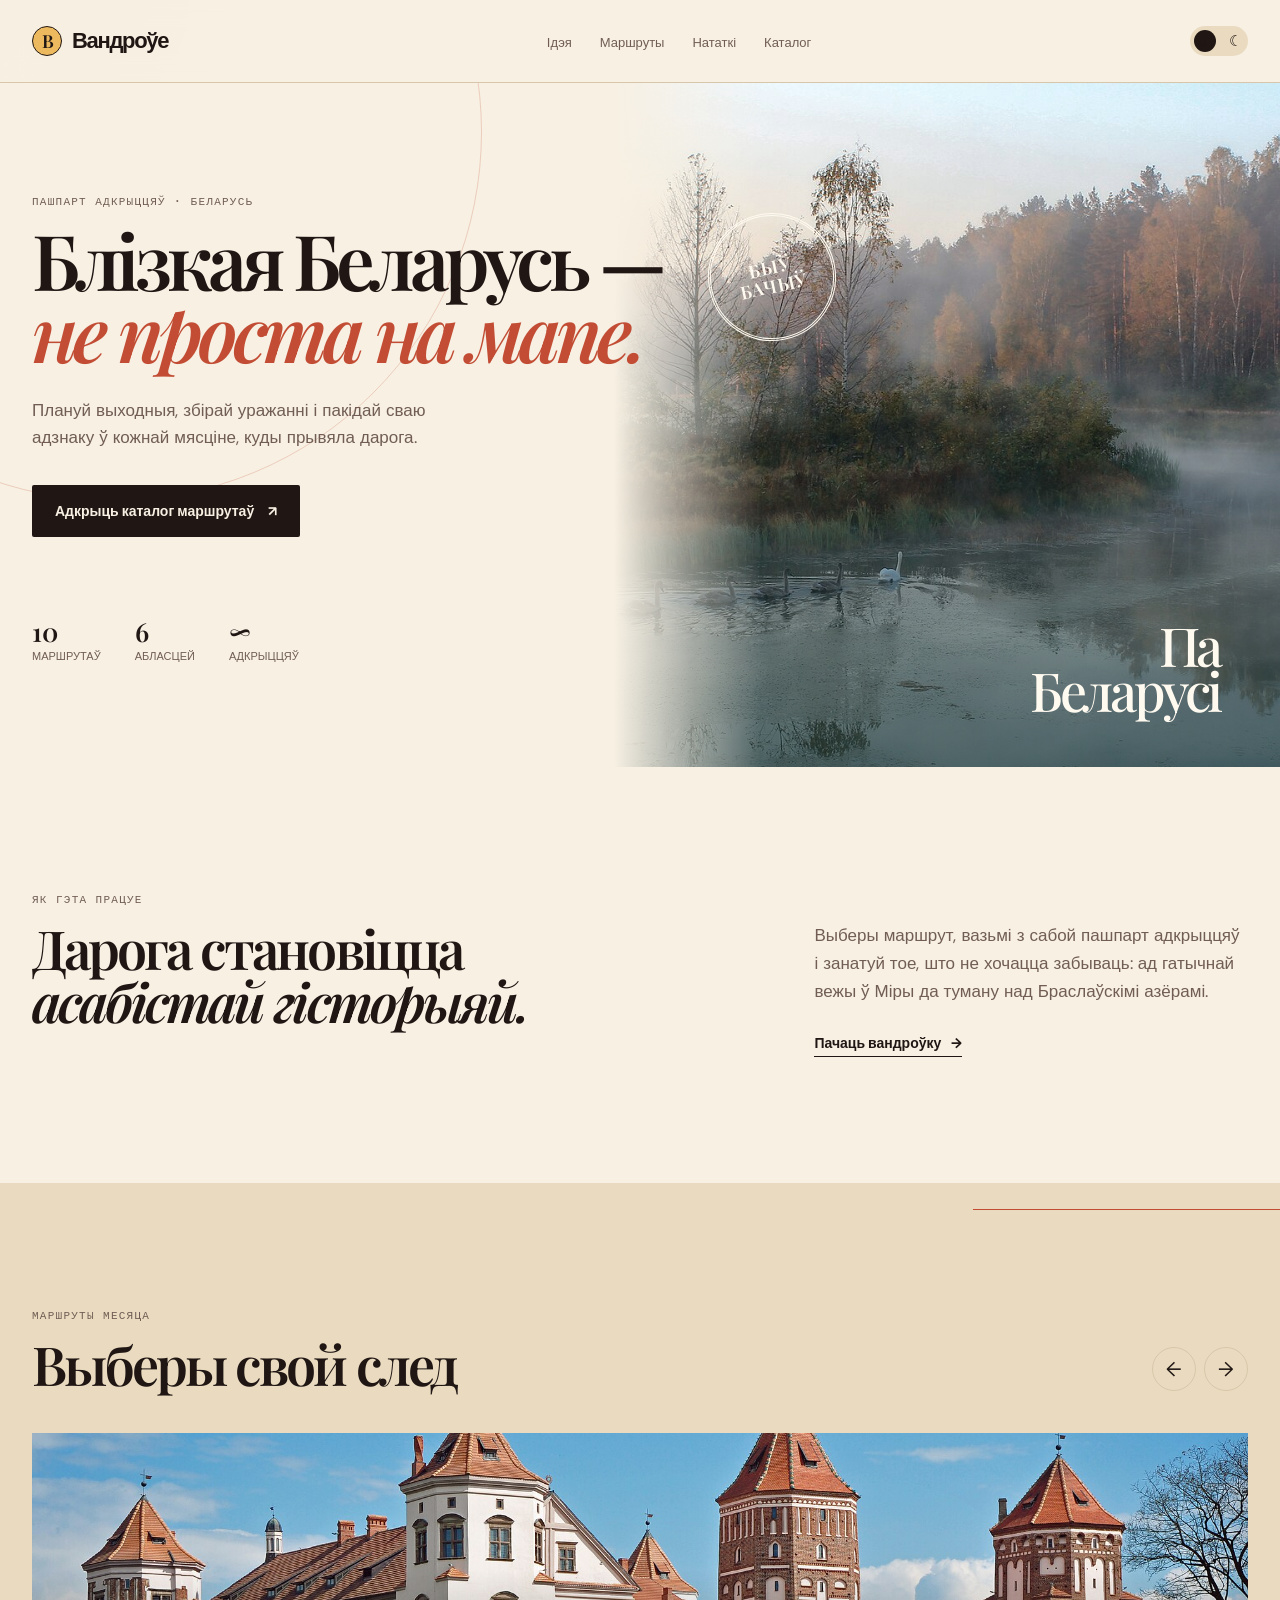
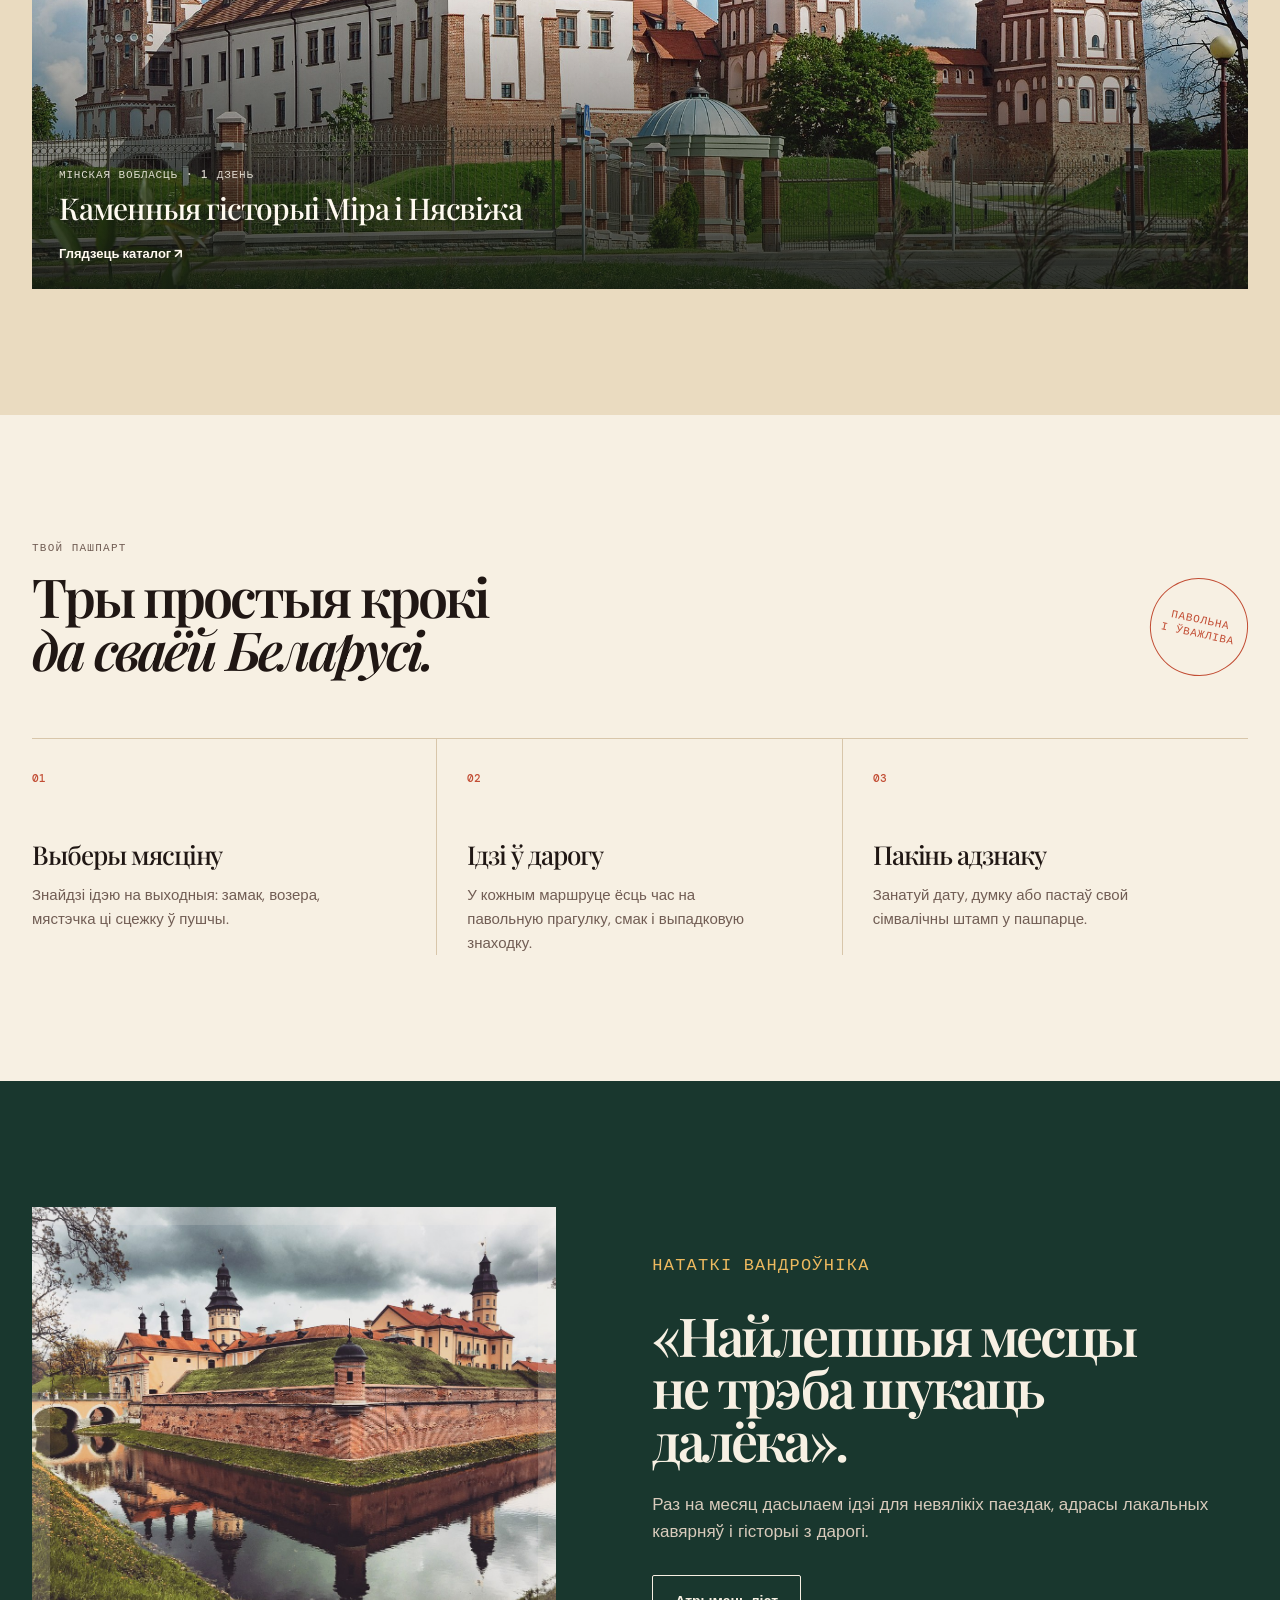
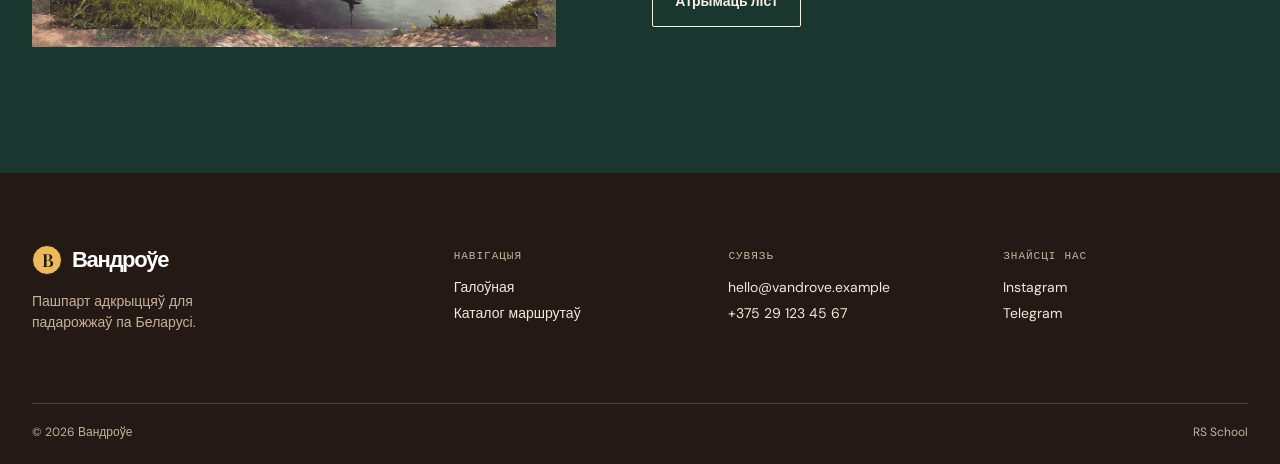
<file: index.html>
<!doctype html>
<html lang="be">
  <head>
    <meta charset="UTF-8">
    <meta name="viewport" content="width=device-width, initial-scale=1.0">
    <meta name="description" content="Вандроўе — пашпарт адкрыццяў і маршруты па Беларусі.">
    <meta name="theme-color" content="#201714">
    <link rel="icon" href="favicon.svg" type="image/svg+xml">
    <link rel="preconnect" href="https://fonts.googleapis.com">
    <link rel="preconnect" href="https://fonts.gstatic.com" crossorigin>
    <link href="https://fonts.googleapis.com/css2?family=DM+Mono:wght@400;500&family=DM+Sans:opsz,wght@9..40,400;9..40,500;9..40,700&family=Playfair+Display:ital,wght@0,500;0,600;1,500;1,600&display=swap" rel="stylesheet">
    <link rel="stylesheet" href="css/styles.css?v=part2-image-layout">
    <title>Вандроўе — пашпарт адкрыццяў па Беларусі</title>
  </head>
  <body>
    <a class="skip-link" href="#main-content">Да асноўнага зместу</a>

    <header class="site-header">
      <div class="container header-content">
        <a class="logo" href="index.html" aria-label="Вандроўе, галоўная старонка">
          <span class="logo-mark">В</span>Вандроўе
        </a>
        <nav class="main-nav" aria-label="Асноўная навігацыя">
          <ul>
            <li><a href="#idea">Ідэя</a></li>
            <li><a href="#routes">Маршруты</a></li>
            <li><a href="#notes">Нататкі</a></li>
            <li><a href="catalog.html">Каталог</a></li>
          </ul>
        </nav>
        <div class="header-actions">
          <button class="theme-toggle" type="button" aria-label="Уключыць цёмную тэму" aria-pressed="false">
            <span aria-hidden="true">☼</span>
            <span class="toggle-knob"></span>
            <span aria-hidden="true">☾</span>
          </button>
          <button class="menu-button" type="button" aria-controls="mobile-menu" aria-expanded="false" aria-label="Адкрыць меню">
            <span></span><span></span><span></span>
          </button>
        </div>
      </div>
      <nav class="mobile-nav" id="mobile-menu" aria-label="Мабільная навігацыя">
        <ul>
          <li><a href="#idea">Ідэя</a></li>
          <li><a href="#routes">Маршруты</a></li>
          <li><a href="#notes">Нататкі</a></li>
          <li><a href="catalog.html">Перайсці ў каталог <span aria-hidden="true">↗</span></a></li>
        </ul>
      </nav>
    </header>

    <main id="main-content">
      <section class="hero" aria-labelledby="hero-title">
        <div class="container hero-content">
          <p class="eyebrow">Пашпарт адкрыццяў · Беларусь</p>
          <h1 id="hero-title">Блізкая Беларусь —<br><em>не проста на мапе.</em></h1>
          <p class="hero-copy">
            Плануй выходныя, збірай уражанні і пакідай сваю адзнаку ў кожнай мясціне, куды прывяла дарога.
          </p>
          <a class="button button-primary" href="catalog.html">
            Адкрыць каталог маршрутаў <span aria-hidden="true">↗</span>
          </a>
          <div class="hero-stats">
            <div><strong>10</strong><span>маршрутаў</span></div>
            <div><strong>6</strong><span>абласцей</span></div>
            <div><strong>∞</strong><span>адкрыццяў</span></div>
          </div>
        </div>
        <figure class="hero-visual" aria-label="Пейзаж Белавежскай пушчы">
          <img class="hero-visual__image" src="assets/images/belovezhskaya-morning.jpg" alt="Раніца над возерам і лесам у Белавежскай пушчы">
          <span class="passport-seal" aria-hidden="true">Быў<br>бачыў</span>
          <figcaption class="hero-visual__caption">Па<br>Беларусі</figcaption>
        </figure>
      </section>

      <section class="section about" id="idea" aria-labelledby="idea-title">
        <div class="container split-layout reveal">
          <div>
            <p class="eyebrow">Як гэта працуе</p>
            <h2 class="section-title" id="idea-title">Дарога становіцца <em>асабістай гісторыяй.</em></h2>
          </div>
          <div class="about-copy">
            <p>
              Выберы маршрут, вазьмі з сабой пашпарт адкрыццяў і занатуй тое, што не хочацца забываць:
              ад гатычнай вежы ў Міры да туману над Браслаўскімі азёрамі.
            </p>
            <a class="text-link" href="#notes">Пачаць вандроўку <span aria-hidden="true">→</span></a>
          </div>
        </div>
      </section>

      <section class="section soft-surface journeys" id="routes" aria-labelledby="routes-title">
        <div class="container">
          <div class="section-heading reveal">
            <div>
              <p class="eyebrow">Маршруты месяца</p>
              <h2 class="section-title" id="routes-title">Выберы свой след</h2>
            </div>
            <div class="slider-controls" role="group" aria-label="Кіраванне каруселлю">
              <button type="button" data-slide-prev aria-label="Папярэдні маршрут">←</button>
              <button type="button" data-slide-next aria-label="Наступны маршрут">→</button>
            </div>
          </div>
          <div class="journey-viewport reveal" role="region" aria-roledescription="карусель" aria-label="Маршруты месяца">
            <div class="journey-track">
              <article class="journey-card">
                <img class="journey-card__image" src="assets/images/mir-castle.jpg" alt="" decoding="async">
                <div class="card-content">
                  <p>Мінская вобласць · 1 дзень</p>
                  <h3>Каменныя гісторыі Міра і Нясвіжа</h3>
                  <a href="catalog.html">Глядзець каталог <span aria-hidden="true">↗</span></a>
                </div>
              </article>
              <article class="journey-card">
                <img class="journey-card__image" src="assets/images/belovezhskaya-pushcha.jpg" alt="" decoding="async">
                <div class="card-content">
                  <p>Брэсцкая вобласць · 2 дні</p>
                  <h3>Цішыня Белавежскай пушчы</h3>
                  <a href="catalog.html">Глядзець каталог <span aria-hidden="true">↗</span></a>
                </div>
              </article>
              <article class="journey-card">
                <img class="journey-card__image" src="assets/images/braslav-lakes.jpg" alt="" decoding="async">
                <div class="card-content">
                  <p>Віцебская вобласць · 2 дні</p>
                  <h3>Па азёрах, што маюць сто колераў</h3>
                  <a href="catalog.html">Глядзець каталог <span aria-hidden="true">↗</span></a>
                </div>
              </article>
            </div>
          </div>
        </div>
      </section>

      <section class="section principles" aria-labelledby="principles-title">
        <div class="container reveal">
          <div class="principles__top">
            <div>
              <p class="eyebrow">Твой пашпарт</p>
              <h2 class="section-title" id="principles-title">Тры простыя крокі<br><em>да сваёй Беларусі.</em></h2>
            </div>
            <span class="principles__stamp" aria-hidden="true">Павольна<br>і ўважліва</span>
          </div>
          <div class="principle-grid">
            <article>
              <span>01</span>
              <h3>Выберы мясціну</h3>
              <p>Знайдзі ідэю на выходныя: замак, возера, мястэчка ці сцежку ў пушчы.</p>
            </article>
            <article>
              <span>02</span>
              <h3>Ідзі ў дарогу</h3>
              <p>У кожным маршруце ёсць час на павольную прагулку, смак і выпадковую знаходку.</p>
            </article>
            <article>
              <span>03</span>
              <h3>Пакінь адзнаку</h3>
              <p>Занатуй дату, думку або пастаў свой сімвалічны штамп у пашпарце.</p>
            </article>
          </div>
        </div>
      </section>

      <section class="section journal" id="notes" aria-labelledby="notes-title">
        <div class="container journal-layout reveal">
          <div class="journal-photo" role="img" aria-label="Нясвіжскі замак на захадзе сонца"></div>
          <div>
            <p class="eyebrow">Нататкі вандроўніка</p>
            <h2 class="section-title" id="notes-title">«Найлепшыя месцы не трэба шукаць далёка».</h2>
            <p>Раз на месяц дасылаем ідэі для невялікіх паездак, адрасы лакальных кавярняў і гісторыі з дарогі.</p>
            <a class="button button-outline" href="mailto:hello@vandrove.example">Атрымаць ліст</a>
          </div>
        </div>
      </section>
    </main>

    <footer class="site-footer">
      <div class="container footer-grid">
        <div>
          <a class="logo" href="index.html"><span class="logo-mark">В</span>Вандроўе</a>
          <p>Пашпарт адкрыццяў для падарожжаў па Беларусі.</p>
        </div>
        <div>
          <h2>Навігацыя</h2>
          <a href="index.html">Галоўная</a>
          <a href="catalog.html">Каталог маршрутаў</a>
        </div>
        <div>
          <h2>Сувязь</h2>
          <a href="mailto:hello@vandrove.example">hello@vandrove.example</a>
          <a href="tel:+375291234567">+375 29 123 45 67</a>
        </div>
        <div>
          <h2>Знайсці нас</h2>
          <a href="https://www.instagram.com/" target="_blank" rel="noreferrer">Instagram</a>
          <a href="https://t.me/" target="_blank" rel="noreferrer">Telegram</a>
        </div>
      </div>
      <div class="container footer-bottom">
        <span>© 2026 Вандроўе</span>
        <a href="https://rs.school/" target="_blank" rel="noreferrer">RS School</a>
      </div>
    </footer>
    <script type="module" src="js/main.js?v=part2"></script>
  </body>
</html>
</file>
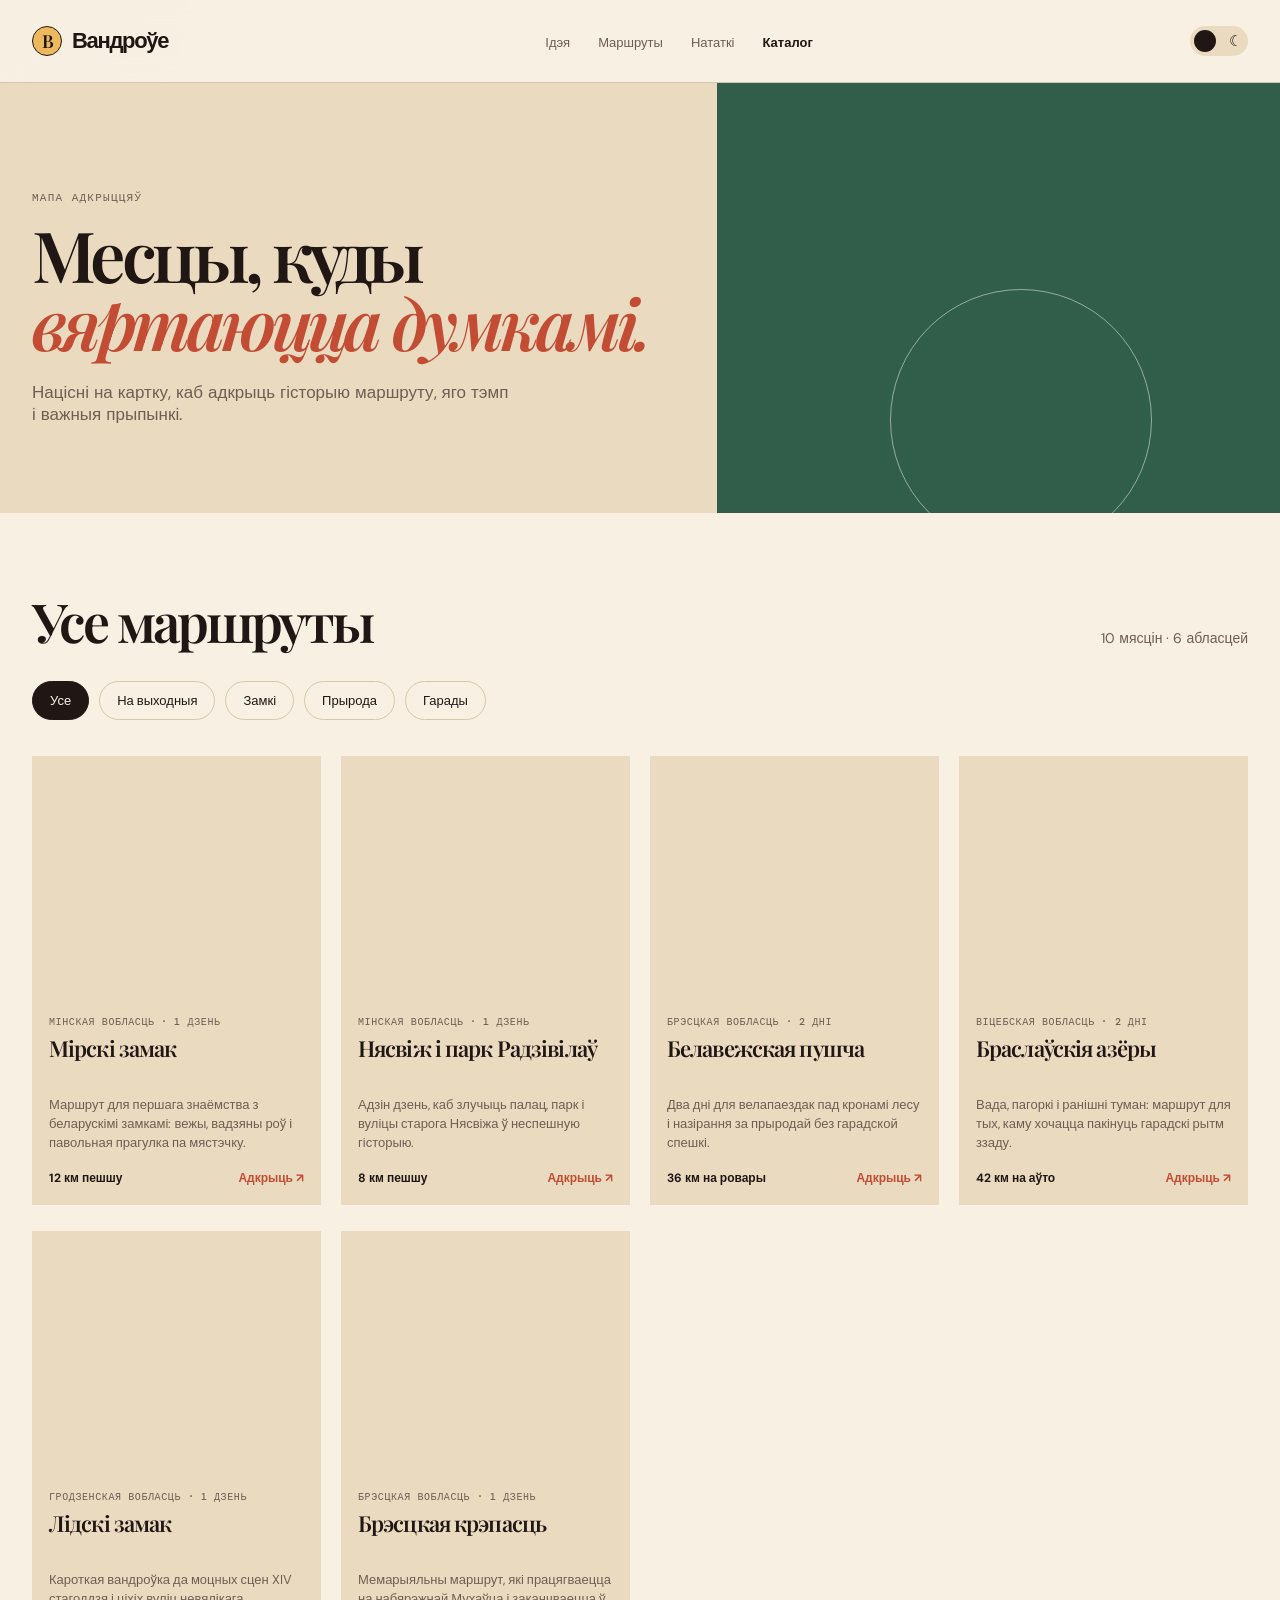
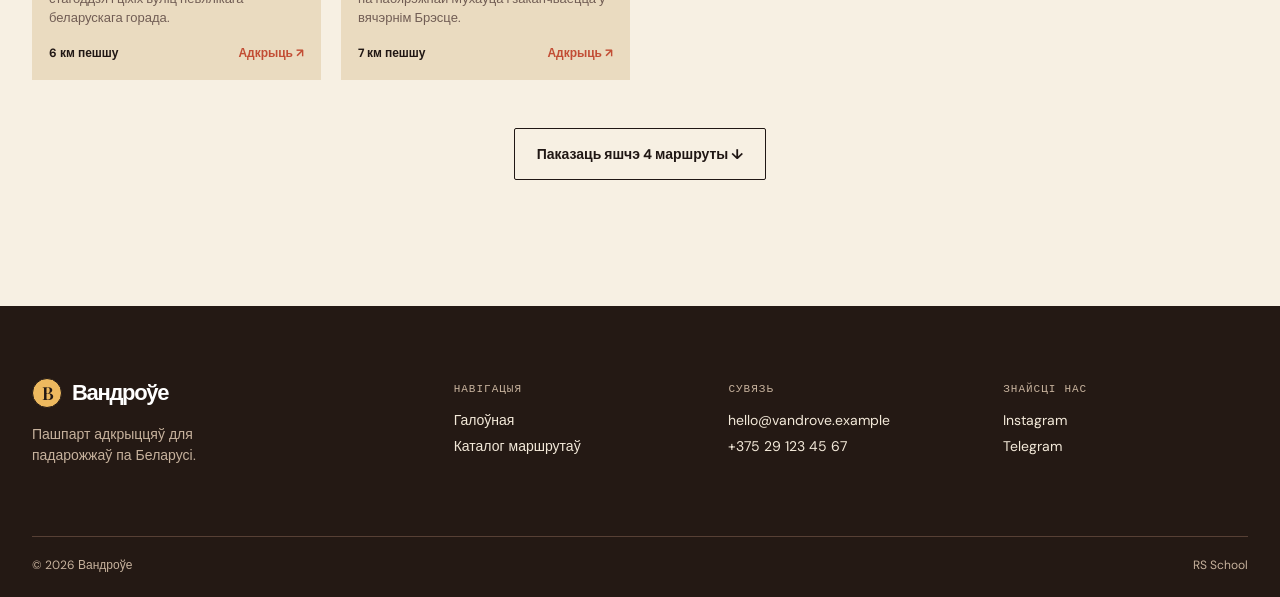
<file: catalog.html>
<!doctype html>
<html lang="be">
  <head>
    <meta charset="UTF-8">
    <meta name="viewport" content="width=device-width, initial-scale=1.0">
    <meta name="description" content="Каталог маршрутаў Вандроўя па Беларусі.">
    <meta name="theme-color" content="#201714">
    <link rel="icon" href="favicon.svg" type="image/svg+xml">
    <link rel="preconnect" href="https://fonts.googleapis.com">
    <link rel="preconnect" href="https://fonts.gstatic.com" crossorigin>
    <link href="https://fonts.googleapis.com/css2?family=DM+Mono:wght@400;500&family=DM+Sans:opsz,wght@9..40,400;9..40,500;9..40,700&family=Playfair+Display:ital,wght@0,500;0,600;1,500;1,600&display=swap" rel="stylesheet">
    <link rel="stylesheet" href="css/styles.css?v=part2-image-layout">
    <title>Каталог маршрутаў — Вандроўе</title>
  </head>
  <body>
    <a class="skip-link" href="#main-content">Да асноўнага зместу</a>

    <header class="site-header">
      <div class="container header-content">
        <a class="logo" href="index.html" aria-label="Вандроўе, галоўная старонка">
          <span class="logo-mark">В</span>Вандроўе
        </a>
        <nav class="main-nav" aria-label="Асноўная навігацыя">
          <ul>
            <li><a href="index.html#idea">Ідэя</a></li>
            <li><a href="index.html#routes">Маршруты</a></li>
            <li><a href="index.html#notes">Нататкі</a></li>
            <li><a class="current" href="catalog.html">Каталог</a></li>
          </ul>
        </nav>
        <div class="header-actions">
          <button class="theme-toggle" type="button" aria-label="Уключыць цёмную тэму" aria-pressed="false">
            <span aria-hidden="true">☼</span>
            <span class="toggle-knob"></span>
            <span aria-hidden="true">☾</span>
          </button>
          <button class="menu-button" type="button" aria-controls="mobile-menu" aria-expanded="false" aria-label="Адкрыць меню">
            <span></span><span></span><span></span>
          </button>
        </div>
      </div>
      <nav class="mobile-nav" id="mobile-menu" aria-label="Мабільная навігацыя">
        <ul>
          <li><a href="index.html#idea">Ідэя</a></li>
          <li><a href="index.html#routes">Маршруты</a></li>
          <li><a href="index.html#notes">Нататкі</a></li>
          <li><a href="catalog.html" aria-current="page">Каталог маршрутаў <span aria-hidden="true">↗</span></a></li>
        </ul>
      </nav>
    </header>

    <main id="main-content">
      <section class="catalog-hero" aria-labelledby="catalog-hero-title">
        <div class="container">
          <p class="eyebrow">Мапа адкрыццяў</p>
          <h1 id="catalog-hero-title">Месцы, куды<br><em>вяртаюцца думкамі.</em></h1>
          <p>Націсні на картку, каб адкрыць гісторыю маршруту, яго тэмп і важныя прыпынкі.</p>
        </div>
      </section>

      <section class="catalog section" aria-labelledby="catalog-title">
        <div class="container">
          <div class="catalog-top reveal">
            <h2 class="section-title" id="catalog-title">Усе маршруты</h2>
            <p>10 мясцін · 6 абласцей</p>
          </div>
          <div class="category-tabs reveal" role="group" aria-label="Катэгорыі маршрутаў">
            <button class="active" type="button" aria-pressed="true" data-category="all">Усе</button>
            <button type="button" aria-pressed="false" data-category="weekend">На выходныя</button>
            <button type="button" aria-pressed="false" data-category="castles">Замкі</button>
            <button type="button" aria-pressed="false" data-category="nature">Прырода</button>
            <button type="button" aria-pressed="false" data-category="cities">Гарады</button>
          </div>

          <div class="catalog-grid reveal" aria-live="polite"></div>

          <div class="load-more-wrap">
            <button class="button button-outline load-more" type="button">Паказаць яшчэ 2 маршруты <span aria-hidden="true">↓</span></button>
          </div>
        </div>
      </section>
    </main>

    <dialog class="route-modal" aria-labelledby="route-modal-title">
      <button class="route-modal__close" type="button" data-modal-close aria-label="Закрыць маршрут">×</button>
      <div class="route-modal__grid">
        <div class="route-modal__media">
          <img class="route-modal__image" data-modal-image src="assets/images/mir-castle.jpg" alt="">
          <div class="route-modal__map-wrap">
            <iframe class="route-modal__map" data-modal-map-frame title="Карта маршруту" src="about:blank" loading="lazy"></iframe>
          </div>
        </div>
        <div class="route-modal__content">
          <p class="eyebrow" data-modal-kicker>Маршрут</p>
          <h2 id="route-modal-title" data-modal-title>Маршрут</h2>
          <p class="route-modal__intro" data-modal-intro></p>
          <dl class="route-modal__facts">
            <div><dt>Час</dt><dd data-modal-duration></dd></div>
            <div><dt>Адлегласць</dt><dd data-modal-distance></dd></div>
            <div><dt>Сезон</dt><dd data-modal-season></dd></div>
          </dl>
          <div class="route-modal__options">
            <fieldset>
              <legend>Тэмп падарожжа</legend>
              <div class="route-modal__choices" data-modal-pace></div>
            </fieldset>
            <fieldset>
              <legend>Галоўны прыпынак</legend>
              <div class="route-modal__choices" data-modal-stops></div>
            </fieldset>
          </div>
          <p class="route-modal__selection" data-modal-selection aria-live="polite"></p>
          <ul class="route-modal__highlights" data-modal-highlights></ul>
          <section class="route-modal__places" aria-labelledby="route-modal-places-title">
            <h3 id="route-modal-places-title">Добрыя прыпынкі</h3>
            <ul data-modal-places></ul>
          </section>
          <div class="route-modal__map-actions">
            <a class="route-modal__map-link" data-modal-map href="https://www.google.com/maps/" target="_blank" rel="noreferrer">Адкрыць мапу ↗</a>
            <a class="route-modal__route-link" data-modal-route href="https://www.google.com/maps/dir/?api=1" target="_blank" rel="noreferrer">Пабудаваць маршрут ↗</a>
          </div>
        </div>
      </div>
    </dialog>

    <footer class="site-footer">
      <div class="container footer-grid">
        <div>
          <a class="logo" href="index.html"><span class="logo-mark">В</span>Вандроўе</a>
          <p>Пашпарт адкрыццяў для падарожжаў па Беларусі.</p>
        </div>
        <div>
          <h2>Навігацыя</h2>
          <a href="index.html">Галоўная</a>
          <a href="catalog.html">Каталог маршрутаў</a>
        </div>
        <div>
          <h2>Сувязь</h2>
          <a href="mailto:hello@vandrove.example">hello@vandrove.example</a>
          <a href="tel:+375291234567">+375 29 123 45 67</a>
        </div>
        <div>
          <h2>Знайсці нас</h2>
          <a href="https://www.instagram.com/" target="_blank" rel="noreferrer">Instagram</a>
          <a href="https://t.me/" target="_blank" rel="noreferrer">Telegram</a>
        </div>
      </div>
      <div class="container footer-bottom">
        <span>© 2026 Вандроўе</span>
        <a href="https://rs.school/" target="_blank" rel="noreferrer">RS School</a>
      </div>
    </footer>
    <script type="module" src="js/main.js?v=part2"></script>
  </body>
</html>
</file>
<file: css/styles.css>
@charset "UTF-8";
* {
  box-sizing: border-box;
}

html {
  scroll-behavior: smooth;
}

body,
h1,
h2,
h3,
p,
ul,
dl,
dd {
  margin: 0;
}

ul {
  padding: 0;
  list-style: none;
}

button,
input {
  font: inherit;
}

button {
  cursor: pointer;
}

a {
  color: inherit;
  text-decoration: none;
}

img {
  display: block;
  max-width: 100%;
}

:root {
  --ink: #201714;
  --muted: #715d54;
  --paper: #f7f0e3;
  --surface: #eadbc0;
  --surface-strong: #d9bf90;
  --line: #d8c6aa;
  --accent: #c24d34;
  --accent-dark: #8f3325;
  --moss: #315d4b;
  --moss-deep: #19372e;
  --sun: #edb95f;
  --white: #fffaf0;
  --shadow: 0 22px 55px rgba(53, 33, 24, 0.16);
  color-scheme: light;
}

:root[data-theme=dark] {
  --ink: #fbf1df;
  --muted: #d2bfaa;
  --paper: #1f1916;
  --surface: #30251f;
  --surface-strong: #553e2b;
  --line: #5b4639;
  --accent: #ec7b5d;
  --accent-dark: #d86245;
  --moss: #557965;
  --moss-deep: #10271f;
  --sun: #f5c970;
  --white: #fff8eb;
  --shadow: 0 22px 55px rgba(0, 0, 0, 0.33);
  color-scheme: dark;
}

body {
  min-width: 320px;
  overflow-x: hidden;
  background: radial-gradient(circle at 6% 0%, rgba(194, 77, 52, 0.06), transparent 26rem), var(--paper);
  color: var(--ink);
  font-family: "DM Sans", Arial, sans-serif;
  transition: background-color 0.3s, color 0.3s;
}

body.modal-is-open,
body.menu-is-open {
  overflow: hidden;
}

.container {
  width: min(1440px, 100% - 64px);
  margin-inline: auto;
}

.eyebrow {
  margin: 0 0 16px;
  color: var(--muted);
  font: 500 11px/1.2 "DM Mono", monospace;
  letter-spacing: 1.25px;
  text-transform: uppercase;
}

.section-title {
  margin: 0;
  font: 600 clamp(40px, 4.2vw, 62px)/0.98 "Playfair Display", Georgia, serif;
  letter-spacing: -0.055em;
}

.skip-link {
  position: fixed;
  top: 12px;
  left: 12px;
  z-index: 20;
  padding: 10px 14px;
  background: var(--ink);
  color: var(--paper);
  transform: translateY(-160%);
}
.skip-link:focus {
  transform: translateY(0);
}

.reveal {
  opacity: 0;
  transform: translateY(24px);
  transition: opacity 0.65s ease, transform 0.65s ease;
}

.reveal.is-visible {
  opacity: 1;
  transform: translateY(0);
}

@media (prefers-reduced-motion: reduce) {
  *,
  *::before,
  *::after {
    scroll-behavior: auto !important;
    transition-duration: 0.01ms !important;
    animation-duration: 0.01ms !important;
    animation-iteration-count: 1 !important;
  }
  .reveal {
    opacity: 1;
    transform: none;
  }
}
.button {
  display: inline-flex;
  align-items: center;
  justify-content: center;
  min-height: 52px;
  gap: 14px;
  padding: 0 22px;
  border: 1px solid transparent;
  border-radius: 2px;
  font-size: 14px;
  font-weight: 700;
  transition: transform 0.24s ease, box-shadow 0.24s ease, background-color 0.24s ease, color 0.24s ease;
}
.button:hover {
  transform: translateY(-4px);
}

.button-primary {
  background: var(--ink);
  color: var(--paper);
}
.button-primary:hover {
  background: var(--accent-dark);
}

.button-outline {
  border-color: var(--ink);
  background: transparent;
  color: var(--ink);
}
.button-outline:hover {
  background: var(--ink);
  color: var(--paper);
}

.text-link {
  display: inline-flex;
  align-items: center;
  gap: 10px;
  padding-bottom: 4px;
  border-bottom: 1px solid currentcolor;
  font-size: 14px;
  font-weight: 700;
  transition: color 0.2s ease;
}
.text-link:hover {
  color: var(--accent);
}

.site-header {
  position: relative;
  z-index: 5;
  border-bottom: 1px solid var(--line);
  background: color-mix(in srgb, var(--paper) 92%, transparent);
  backdrop-filter: blur(12px);
}

.header-content {
  display: flex;
  align-items: center;
  justify-content: space-between;
  min-height: 82px;
  gap: 28px;
}

.logo {
  display: inline-flex;
  align-items: center;
  gap: 10px;
  font: 700 22px/1 "DM Sans", Arial, sans-serif;
  letter-spacing: -0.06em;
}

.logo-mark {
  display: grid;
  width: 30px;
  height: 30px;
  place-items: center;
  border: 1px solid var(--ink);
  border-radius: 50%;
  background: var(--sun);
  color: #201714;
  font: 600 18px/1 "Playfair Display", Georgia, serif;
}

.main-nav ul {
  display: flex;
  align-items: center;
  gap: 28px;
}

.main-nav a {
  color: var(--muted);
  font-size: 13px;
  transition: color 0.2s ease;
}
.main-nav a:hover, .main-nav a.current {
  color: var(--ink);
}
.main-nav a.current {
  font-weight: 700;
}

.header-actions {
  display: flex;
  align-items: center;
  gap: 16px;
}

.theme-toggle {
  position: relative;
  display: flex;
  align-items: center;
  justify-content: space-between;
  width: 58px;
  height: 30px;
  padding: 3px 6px;
  border: 0;
  border-radius: 99px;
  background: var(--surface);
  color: var(--ink);
  font-size: 15px;
}

.toggle-knob {
  position: absolute;
  left: 4px;
  width: 22px;
  height: 22px;
  border-radius: 50%;
  background: var(--ink);
  transition: transform 0.25s ease;
}

:root[data-theme=dark] .toggle-knob {
  transform: translateX(28px);
}

.theme-toggle span:not(.toggle-knob) {
  z-index: 1;
}

.menu-button {
  display: none;
  width: 34px;
  padding: 5px 0;
  border: 0;
  background: none;
}
.menu-button span {
  display: block;
  height: 2px;
  margin: 5px 0;
  background: var(--ink);
  transition: transform 0.25s, opacity 0.25s;
}

.mobile-nav {
  display: none;
}

@media (max-width: 768px) {
  .header-content {
    min-height: 72px;
  }
  .main-nav {
    display: none;
  }
  .menu-button {
    display: block;
  }
  .mobile-nav {
    display: block;
    position: absolute;
    top: 100%;
    right: 0;
    left: 0;
    height: calc(100dvh - 72px);
    overflow-y: auto;
    background: var(--paper);
    box-shadow: var(--shadow);
    opacity: 0;
    pointer-events: none;
    transform: translateY(-14px);
    visibility: hidden;
    transition: opacity 0.3s ease, transform 0.3s ease, visibility 0.3s ease;
  }
  .menu-is-open .mobile-nav {
    border-top: 1px solid var(--line);
    opacity: 1;
    pointer-events: auto;
    transform: translateY(0);
    visibility: visible;
  }
  .mobile-nav ul {
    width: min(100% - 48px, 1180px);
    margin: 0 auto;
    padding: 14px 0 20px;
  }
  .mobile-nav a {
    display: flex;
    justify-content: space-between;
    padding: 13px 0;
    border-bottom: 1px solid var(--line);
    font-weight: 700;
  }
  .menu-is-open .menu-button span:nth-child(1) {
    transform: translateY(7px) rotate(45deg);
  }
  .menu-is-open .menu-button span:nth-child(2) {
    opacity: 0;
  }
  .menu-is-open .menu-button span:nth-child(3) {
    transform: translateY(-7px) rotate(-45deg);
  }
}
@media (max-width: 500px) {
  .mobile-nav ul {
    width: calc(100% - 32px);
  }
  .logo {
    font-size: 20px;
  }
}
.catalog-card {
  position: relative;
  overflow: hidden;
  background: var(--surface);
  box-shadow: 0 0 0 rgba(0, 0, 0, 0);
  transition: transform 0.25s ease, box-shadow 0.25s ease;
}
.catalog-card:hover, .catalog-card:focus-within {
  box-shadow: var(--shadow);
  transform: translateY(-5px);
}

.catalog-card__image {
  width: 100%;
  aspect-ratio: 1/0.84;
  object-fit: cover;
  filter: saturate(0.84);
  transition: transform 0.45s ease, filter 0.45s ease;
}

.catalog-card:hover .catalog-card__image,
.catalog-card:focus-within .catalog-card__image {
  filter: saturate(1);
  transform: scale(1.05);
}

.catalog-card__content {
  display: block;
  padding: 17px 17px 19px;
}

.card-kicker {
  display: block;
  margin-bottom: 8px;
  color: var(--muted);
  font: 500 10px/1.2 "DM Mono", monospace;
  letter-spacing: 0.6px;
  text-transform: uppercase;
}

.catalog-card h3 {
  min-height: 48px;
  margin: 0 0 12px;
  font: 600 22px/1.1 "Playfair Display", Georgia, serif;
  letter-spacing: -0.04em;
}

.card-description {
  min-height: 57px;
  margin-bottom: 17px;
  color: var(--muted);
  font-size: 13px;
  line-height: 1.45;
}

.card-footer {
  display: flex;
  align-items: center;
  justify-content: space-between;
  gap: 8px;
  font-size: 12px;
}

.card-meta {
  font-weight: 700;
}

.card-open-label {
  color: var(--accent);
  font-weight: 700;
}

.catalog-card__trigger {
  position: absolute;
  inset: 0;
  z-index: 1;
  border: 0;
  background: transparent;
  cursor: pointer;
}
.catalog-card__trigger:focus-visible {
  outline: 3px solid var(--accent);
  outline-offset: -3px;
}

@media (max-width: 500px) {
  .catalog-card {
    display: grid;
    grid-template-columns: 42% 58%;
  }
  .catalog-card__image {
    min-height: 196px;
    height: 100%;
    aspect-ratio: auto;
  }
  .catalog-card__content {
    padding: 16px 14px;
  }
  .catalog-card h3 {
    min-height: 0;
    margin-bottom: 9px;
    font-size: 22px;
  }
  .card-description {
    min-height: 0;
    margin-bottom: 12px;
    font-size: 12px;
  }
  .card-open-label {
    display: none;
  }
}
.route-modal {
  width: min(1020px, 100% - 32px);
  max-height: min(900px, 100dvh - 32px);
  padding: 0;
  border: 0;
  background: var(--paper);
  box-shadow: 0 30px 80px rgba(0, 0, 0, 0.42);
  color: var(--ink);
  overflow-y: auto;
}
.route-modal::backdrop {
  background: rgba(18, 13, 10, 0.7);
  backdrop-filter: blur(5px);
}

.route-modal__grid {
  display: grid;
  grid-template-columns: 0.9fr 1.1fr;
  min-height: 540px;
}

.route-modal__media {
  display: grid;
  grid-template-rows: minmax(0, 1fr) 170px;
  min-height: 0;
}

.route-modal__image {
  width: 100%;
  height: 100%;
  min-height: 0;
  object-fit: cover;
}

.route-modal__content {
  display: flex;
  flex-direction: column;
  padding: 32px 42px 30px;
}

.route-modal__close {
  position: absolute;
  top: 16px;
  right: 16px;
  z-index: 1;
  display: grid;
  width: 42px;
  height: 42px;
  place-items: center;
  border: 1px solid rgba(255, 255, 255, 0.6);
  border-radius: 50%;
  background: rgba(32, 23, 20, 0.7);
  color: var(--white);
  font-size: 25px;
  line-height: 1;
  transition: background 0.2s ease, transform 0.2s ease;
}
.route-modal__close:hover {
  background: var(--accent);
  transform: rotate(90deg);
}

.route-modal__content h2 {
  margin: 0 0 12px;
  font: 600 clamp(38px, 4vw, 54px)/0.98 "Playfair Display", Georgia, serif;
  letter-spacing: -0.06em;
}

.route-modal__intro {
  margin-bottom: 14px;
  color: var(--muted);
  font-size: 15px;
  line-height: 1.6;
}

.route-modal__facts {
  display: grid;
  grid-template-columns: repeat(3, 1fr);
  gap: 12px;
  padding: 12px 0;
  border-block: 1px solid var(--line);
}
.route-modal__facts div {
  display: grid;
  gap: 5px;
}
.route-modal__facts dt {
  color: var(--muted);
  font: 500 9px/1.2 "DM Mono", monospace;
  letter-spacing: 0.6px;
  text-transform: uppercase;
}
.route-modal__facts dd {
  font-size: 13px;
  font-weight: 700;
}

.route-modal__options {
  display: grid;
  gap: 12px;
  margin-top: 15px;
}
.route-modal__options fieldset {
  min-width: 0;
  margin: 0;
  padding: 0;
  border: 0;
}
.route-modal__options legend {
  margin-bottom: 8px;
  color: var(--muted);
  font: 500 10px/1.2 "DM Mono", monospace;
  letter-spacing: 0.5px;
  text-transform: uppercase;
}

.route-modal__choices {
  display: flex;
  flex-wrap: wrap;
  gap: 7px;
}

.route-modal__choice {
  padding: 7px 10px;
  border: 1px solid var(--line);
  border-radius: 99px;
  background: transparent;
  color: var(--ink);
  font-size: 12px;
  transition: background 0.2s ease, color 0.2s ease;
}
.route-modal__choice:hover, .route-modal__choice[aria-pressed=true] {
  border-color: var(--ink);
  background: var(--ink);
  color: var(--paper);
}

.route-modal__selection {
  margin-top: 13px;
  padding: 9px 12px;
  background: var(--surface);
  color: var(--ink);
  font-size: 12px;
  line-height: 1.4;
}

.route-modal__highlights {
  display: grid;
  gap: 9px;
  margin: 15px 0 17px;
}
.route-modal__highlights li {
  position: relative;
  padding-left: 18px;
  color: var(--muted);
  font-size: 14px;
  line-height: 1.45;
}
.route-modal__highlights li::before {
  position: absolute;
  left: 0;
  color: var(--accent);
  content: "✦";
}

.route-modal__places {
  margin-bottom: 13px;
}
.route-modal__places h3 {
  margin: 0 0 11px;
  font: 500 10px/1.2 "DM Mono", monospace;
  letter-spacing: 0.8px;
  text-transform: uppercase;
}
.route-modal__places ul {
  display: flex;
  flex-wrap: wrap;
  gap: 8px;
}
.route-modal__places a {
  display: inline-flex;
  align-items: center;
  gap: 6px;
  padding: 7px 9px;
  border: 1px solid var(--line);
  border-radius: 99px;
  color: var(--ink);
  font-size: 12px;
  line-height: 1.2;
  transition: border-color 0.2s ease, background-color 0.2s ease;
}
.route-modal__places a:hover {
  border-color: var(--accent);
  background: var(--surface);
}
.route-modal__places a span {
  color: var(--muted);
  font-size: 10px;
}

.route-modal__map-wrap {
  overflow: hidden;
  border-top: 1px solid var(--line);
}

.route-modal__map {
  display: block;
  width: 100%;
  height: 100%;
  border: 0;
}

.route-modal__map-actions {
  display: flex;
  flex-wrap: wrap;
  gap: 16px;
  margin-top: 10px;
}

.route-modal__map-link {
  color: var(--accent);
  font-size: 14px;
  font-weight: 700;
}

.route-modal__route-link {
  color: var(--ink);
  font-size: 14px;
  font-weight: 700;
}

@media (min-width: 769px) and (max-height: 800px) {
  .route-modal__content {
    padding: 22px 34px;
  }
  .route-modal__content h2 {
    margin-bottom: 12px;
  }
  .route-modal__intro {
    margin-bottom: 16px;
  }
  .route-modal__highlights {
    margin: 9px 0;
  }
  .route-modal__places {
    margin-bottom: 9px;
  }
  .route-modal__options {
    gap: 8px;
    margin-top: 10px;
  }
  .route-modal__map-actions {
    margin-top: 8px;
  }
}
@media (max-width: 768px) {
  .route-modal__grid {
    display: flex;
    flex-direction: column;
  }
  .route-modal__media {
    display: contents;
  }
  .route-modal__image {
    order: 0;
    height: 220px;
  }
  .route-modal__content {
    order: 1;
  }
  .route-modal__map-wrap {
    order: 2;
    height: 150px;
  }
}
@media (max-width: 500px) {
  .route-modal {
    width: min(100% - 20px, 860px);
    max-height: calc(100dvh - 20px);
  }
  .route-modal__image {
    height: 190px;
  }
  .route-modal__content {
    padding: 30px 24px 28px;
  }
  .route-modal__facts {
    gap: 8px;
  }
  .route-modal__facts dd {
    font-size: 11px;
  }
  .route-modal__map-wrap {
    height: 130px;
  }
}
.hero {
  position: relative;
  min-height: 684px;
  overflow: clip;
  background: var(--paper);
}

.hero::before {
  position: absolute;
  top: -20rem;
  left: -16rem;
  width: 46rem;
  height: 46rem;
  border: 1px solid rgba(194, 77, 52, 0.22);
  border-radius: 50%;
  content: "";
}

.hero-content {
  position: relative;
  z-index: 1;
  padding-top: 112px;
}

.hero h1 {
  max-width: 760px;
  margin: 0;
  font: 600 clamp(50px, 6vw, 84px)/0.93 "Playfair Display", Georgia, serif;
  letter-spacing: -0.065em;
}
.hero h1 em {
  color: var(--accent);
}

.hero-copy {
  max-width: 440px;
  margin: 30px 0 34px;
  color: var(--muted);
  font-size: 17px;
  line-height: 1.6;
}

.hero-stats {
  display: flex;
  gap: 34px;
  margin-top: 82px;
}
.hero-stats div {
  display: grid;
  gap: 4px;
}
.hero-stats strong {
  font: 600 26px/1 "Playfair Display", Georgia, serif;
}
.hero-stats span {
  color: var(--muted);
  font-size: 11px;
  text-transform: uppercase;
}

.hero-visual {
  position: absolute;
  top: 0;
  right: 0;
  width: min(52%, 790px);
  height: 100%;
  margin: 0;
  overflow: hidden;
  background: var(--moss-deep);
}
.hero-visual::after {
  position: absolute;
  inset: 0;
  background: linear-gradient(90deg, var(--paper) 0%, transparent 22%), linear-gradient(0deg, rgba(25, 55, 46, 0.55), transparent 65%);
  content: "";
}

.hero-visual__image {
  display: block;
  width: 100%;
  height: 100%;
  object-fit: cover;
  filter: saturate(0.75) contrast(1.05);
  transform: scale(1.04);
}

.passport-seal {
  position: absolute;
  top: 19%;
  left: 14%;
  z-index: 1;
  display: grid;
  width: 128px;
  height: 128px;
  place-items: center;
  border: 3px double var(--white);
  border-radius: 50%;
  color: var(--white);
  font: 600 18px/1.05 "Playfair Display", Georgia, serif;
  letter-spacing: 1px;
  text-align: center;
  text-transform: uppercase;
  transform: rotate(-12deg);
}

.hero-visual__caption {
  position: absolute;
  right: 9%;
  bottom: 8%;
  z-index: 1;
  max-width: 280px;
  color: var(--white);
  font: 500 clamp(32px, 4.2vw, 64px)/0.84 "Playfair Display", Georgia, serif;
  letter-spacing: -0.06em;
  text-align: right;
}

@media (prefers-reduced-motion: no-preference) {
  .hero-visual__image {
    animation: slow-pan 18s ease-in-out infinite alternate;
  }
}
@keyframes slow-pan {
  from {
    transform: scale(1.04) translate3d(0, 0, 0);
  }
  to {
    transform: scale(1.11) translate3d(-1.5%, -1.5%, 0);
  }
}
@media (max-width: 900px) {
  .hero {
    min-height: 640px;
  }
  .hero h1 {
    font-size: 62px;
  }
}
@media (max-width: 768px) {
  .hero {
    min-height: 0;
  }
  .hero-content {
    padding-top: 78px;
    padding-bottom: 38px;
  }
  .hero-visual {
    position: relative;
    inset: auto;
    width: 100%;
    height: auto;
  }
  .hero-visual::after {
    background: linear-gradient(0deg, rgba(25, 55, 46, 0.48), transparent 48%);
  }
  .hero-visual__image {
    height: auto;
    animation: none;
    transform: none;
  }
  .hero h1 {
    max-width: 620px;
    font-size: 58px;
  }
  .hero-stats {
    position: static;
    margin-top: 48px;
  }
  .passport-seal {
    top: 14%;
    left: 8%;
    width: 104px;
    height: 104px;
    font-size: 15px;
  }
}
@media (max-width: 500px) {
  .hero-content {
    padding-top: 58px;
  }
  .hero h1 {
    font-size: 46px;
  }
  .hero-copy {
    margin: 23px 0 27px;
    font-size: 15px;
  }
  .hero-stats {
    gap: 20px;
  }
  .hero-stats strong {
    font-size: 22px;
  }
  .hero-stats span {
    font-size: 10px;
  }
  .passport-seal {
    top: 9%;
    left: 6%;
    width: 82px;
    height: 82px;
    font-size: 12px;
  }
  .hero-visual__caption {
    right: 7%;
    bottom: 8%;
    font-size: 39px;
  }
}
.section {
  padding: 126px 0;
}

.split-layout {
  display: grid;
  grid-template-columns: 1.1fr 0.72fr;
  gap: 120px;
}

.about-copy {
  padding-top: 28px;
}
.about-copy p {
  margin-bottom: 27px;
  color: var(--muted);
  font-size: 17px;
  line-height: 1.65;
}

.soft-surface {
  position: relative;
  background: var(--surface);
}
.soft-surface::after {
  position: absolute;
  top: 26px;
  right: 0;
  width: 24%;
  border-top: 1px solid var(--accent);
  content: "";
}

.section-heading {
  display: flex;
  align-items: end;
  justify-content: space-between;
  margin-bottom: 42px;
}

.slider-controls {
  display: flex;
  gap: 8px;
}
.slider-controls button {
  display: grid;
  width: 44px;
  height: 44px;
  place-items: center;
  border: 1px solid var(--line);
  border-radius: 50%;
  background: transparent;
  color: var(--ink);
  font-size: 20px;
  transition: background 0.2s ease, color 0.2s ease;
}
.slider-controls button:hover {
  background: var(--ink);
  color: var(--paper);
}

.journey-viewport {
  overflow: hidden;
}

.journey-track {
  display: flex;
  transition: transform 0.55s cubic-bezier(0.22, 1, 0.36, 1);
}

.journey-card {
  position: relative;
  flex: 0 0 100%;
  min-height: 456px;
  overflow: hidden;
  box-shadow: var(--shadow);
  color: var(--white);
  transition: transform 0.24s ease, box-shadow 0.24s ease, background-color 0.24s ease, color 0.24s ease;
}
.journey-card:hover {
  transform: translateY(-4px);
}
.journey-card::after {
  position: absolute;
  inset: 0;
  background: linear-gradient(0deg, rgba(18, 22, 18, 0.86), transparent 70%);
  content: "";
}

.journey-card__image {
  display: block;
  width: 100%;
  height: 456px;
  object-fit: cover;
  object-position: center;
}

.card-content {
  position: absolute;
  right: 27px;
  bottom: 26px;
  left: 27px;
  z-index: 1;
}
.card-content p {
  margin-bottom: 10px;
  font: 500 11px/1.2 "DM Mono", monospace;
  letter-spacing: 0.8px;
  opacity: 0.84;
  text-transform: uppercase;
}
.card-content h3 {
  margin-bottom: 18px;
  font: 500 30px/1.08 "Playfair Display", Georgia, serif;
  letter-spacing: -0.04em;
}
.card-content a {
  font-size: 13px;
  font-weight: 700;
}

.principles {
  overflow: hidden;
}

.principles__top {
  display: flex;
  align-items: end;
  justify-content: space-between;
  gap: 32px;
}

.principles__stamp {
  display: grid;
  width: 98px;
  height: 98px;
  flex: 0 0 auto;
  place-items: center;
  border: 1px solid var(--accent);
  border-radius: 50%;
  color: var(--accent);
  font: 500 11px/1.25 "DM Mono", monospace;
  letter-spacing: 0.8px;
  text-align: center;
  text-transform: uppercase;
  transform: rotate(12deg);
}

.principle-grid {
  display: grid;
  grid-template-columns: repeat(3, 1fr);
  margin-top: 62px;
  border-top: 1px solid var(--line);
}
.principle-grid article {
  padding: 27px 30px 0 0;
  border-right: 1px solid var(--line);
}
.principle-grid article + article {
  padding-left: 30px;
}
.principle-grid article:last-child {
  border-right: 0;
}
.principle-grid span {
  color: var(--accent);
  font: 500 11px/1 "DM Mono", monospace;
}
.principle-grid h3 {
  margin: 54px 0 14px;
  font: 500 26px/1.1 "Playfair Display", Georgia, serif;
  letter-spacing: -0.04em;
}
.principle-grid p {
  max-width: 290px;
  color: var(--muted);
  font-size: 15px;
  line-height: 1.6;
}

.journal {
  position: relative;
  overflow: hidden;
  background: var(--moss-deep);
  color: var(--paper);
}
.journal .eyebrow {
  color: var(--sun);
}
.journal .section-title {
  max-width: 510px;
}
.journal p {
  margin: 24px 0 30px;
  color: #d9cbbc;
  font-size: 17px;
  line-height: 1.6;
}

.journal-layout {
  display: grid;
  grid-template-columns: 0.88fr 1fr;
  align-items: center;
  gap: 96px;
}

.journal-photo {
  position: relative;
  min-height: 440px;
  overflow: hidden;
  background: url("../assets/images/nesvizh-castle.jpg") center/cover;
}
.journal-photo::after {
  position: absolute;
  inset: 0;
  border: 18px solid rgba(247, 240, 227, 0.16);
  content: "";
}

.journal .button-outline {
  border-color: var(--paper);
  color: var(--paper);
}
.journal .button-outline:hover {
  background: var(--paper);
  color: var(--moss-deep);
}

@media (max-width: 768px) {
  .section {
    padding: 88px 0;
  }
  .split-layout,
  .journal-layout {
    grid-template-columns: 1fr;
    gap: 36px;
  }
  .about-copy {
    max-width: 550px;
    padding-top: 0;
  }
  .journey-card {
    min-height: 400px;
  }
  .journey-card__image {
    height: 400px;
  }
  .journal-layout {
    gap: 46px;
  }
  .journal-photo {
    min-height: 340px;
  }
}
@media (max-width: 500px) {
  .section {
    padding: 68px 0;
  }
  .section-title {
    font-size: 39px;
  }
  .about-copy p,
  .journal p {
    font-size: 15px;
  }
  .section-heading {
    align-items: start;
    gap: 18px;
    margin-bottom: 28px;
  }
  .slider-controls button {
    width: 38px;
    height: 38px;
  }
  .journey-card {
    min-height: 370px;
  }
  .journey-card__image {
    height: 370px;
  }
  .card-content {
    right: 20px;
    bottom: 20px;
    left: 20px;
  }
  .card-content h3 {
    font-size: 26px;
  }
  .principles__top {
    align-items: start;
  }
  .principles__stamp {
    width: 72px;
    height: 72px;
    font-size: 9px;
  }
  .principle-grid {
    grid-template-columns: 1fr;
    margin-top: 42px;
  }
  .principle-grid article,
  .principle-grid article + article {
    padding: 23px 0;
    border-right: 0;
    border-bottom: 1px solid var(--line);
  }
  .principle-grid article:last-child {
    border-bottom: 0;
  }
  .principle-grid h3 {
    margin: 28px 0 11px;
  }
  .journal-layout {
    gap: 30px;
  }
  .journal-photo {
    min-height: 280px;
  }
}
@media (prefers-reduced-motion: reduce) {
  .journey-track {
    transition: none;
  }
}
.catalog-hero {
  position: relative;
  padding: 108px 0 88px;
  overflow: hidden;
  background: linear-gradient(90deg, var(--surface) 0%, var(--surface) 56%, transparent 56%), var(--moss);
  color: var(--ink);
}
.catalog-hero::after {
  position: absolute;
  right: 10%;
  bottom: -9%;
  width: 260px;
  height: 260px;
  border: 1px solid rgba(255, 255, 255, 0.48);
  border-radius: 50%;
  content: "";
}
.catalog-hero .container {
  position: relative;
  z-index: 1;
}
.catalog-hero h1 {
  max-width: 720px;
  margin: 0 0 24px;
  font: 600 clamp(48px, 5.5vw, 76px)/0.97 "Playfair Display", Georgia, serif;
  letter-spacing: -0.065em;
}
.catalog-hero h1 em {
  color: var(--accent);
}
.catalog-hero p:last-child {
  max-width: 480px;
  color: var(--muted);
  font-size: 17px;
}

.catalog {
  padding-top: 82px;
}

.catalog-top {
  display: flex;
  align-items: baseline;
  justify-content: space-between;
  margin-bottom: 34px;
}
.catalog-top p {
  color: var(--muted);
  font-size: 14px;
}

.category-tabs {
  display: flex;
  gap: 10px;
  margin-bottom: 36px;
  overflow-x: auto;
  scrollbar-width: thin;
}
.category-tabs button {
  flex: 0 0 auto;
  padding: 10px 17px;
  border: 1px solid var(--line);
  border-radius: 99px;
  background: transparent;
  color: var(--ink);
  font-size: 13px;
  transition: background 0.2s ease, color 0.2s ease, border-color 0.2s ease;
}
.category-tabs button:hover, .category-tabs button.active {
  border-color: var(--ink);
  background: var(--ink);
  color: var(--paper);
}

.catalog-grid {
  display: grid;
  grid-template-columns: repeat(4, 1fr);
  gap: 26px 20px;
}

.load-more-wrap {
  padding-top: 48px;
  text-align: center;
}

.load-more[hidden] {
  display: none;
}

@media (max-width: 900px) {
  .catalog-grid {
    grid-template-columns: repeat(3, 1fr);
  }
}
@media (max-width: 768px) {
  .catalog-hero {
    padding: 84px 0 66px;
  }
  .catalog-hero h1 {
    font-size: 58px;
  }
  .catalog-grid {
    grid-template-columns: repeat(2, 1fr);
    gap: 20px;
  }
}
@media (max-width: 500px) {
  .catalog-hero {
    padding: 64px 0 52px;
    background: var(--surface);
  }
  .catalog-hero::after {
    display: none;
  }
  .catalog-hero h1 {
    font-size: 45px;
  }
  .catalog-hero p:last-child {
    font-size: 15px;
  }
  .catalog {
    padding-top: 55px;
  }
  .catalog-top {
    display: block;
    margin-bottom: 26px;
  }
  .catalog-top .section-title {
    margin-bottom: 10px;
  }
  .category-tabs {
    margin-right: -16px;
  }
  .catalog-grid {
    grid-template-columns: 1fr;
    gap: 18px;
  }
  .load-more-wrap {
    padding-top: 34px;
  }
}
.site-footer {
  padding: 72px 0 24px;
  background: #241914;
  color: #f3e9d9;
}

.footer-grid {
  display: grid;
  grid-template-columns: 1.6fr repeat(3, 1fr);
  gap: 30px;
  padding-bottom: 70px;
}

.site-footer .logo {
  color: #fff;
}

.site-footer p {
  max-width: 220px;
  margin-top: 16px;
  color: #c7b29d;
  font-size: 14px;
  line-height: 1.5;
}

.footer-grid h2 {
  margin: 4px 0 16px;
  color: #c7b29d;
  font: 500 11px/1.2 "DM Mono", monospace;
  letter-spacing: 1px;
  text-transform: uppercase;
}

.footer-grid a:not(.logo) {
  display: block;
  width: max-content;
  max-width: 100%;
  margin: 8px 0;
  font-size: 14px;
  transition: color 0.2s ease;
}
.footer-grid a:not(.logo):hover {
  color: var(--sun);
}

.footer-bottom {
  display: flex;
  justify-content: space-between;
  padding-top: 20px;
  border-top: 1px solid #574035;
  color: #c7b29d;
  font-size: 12px;
}
.footer-bottom a:hover {
  color: var(--sun);
}

@media (max-width: 768px) {
  .footer-grid {
    grid-template-columns: 1fr 1fr;
    gap: 26px 20px;
    padding-bottom: 46px;
  }
  .footer-grid > div:first-child {
    grid-column: 1/-1;
  }
}

/*# sourceMappingURL=styles.css.map */
</file>
